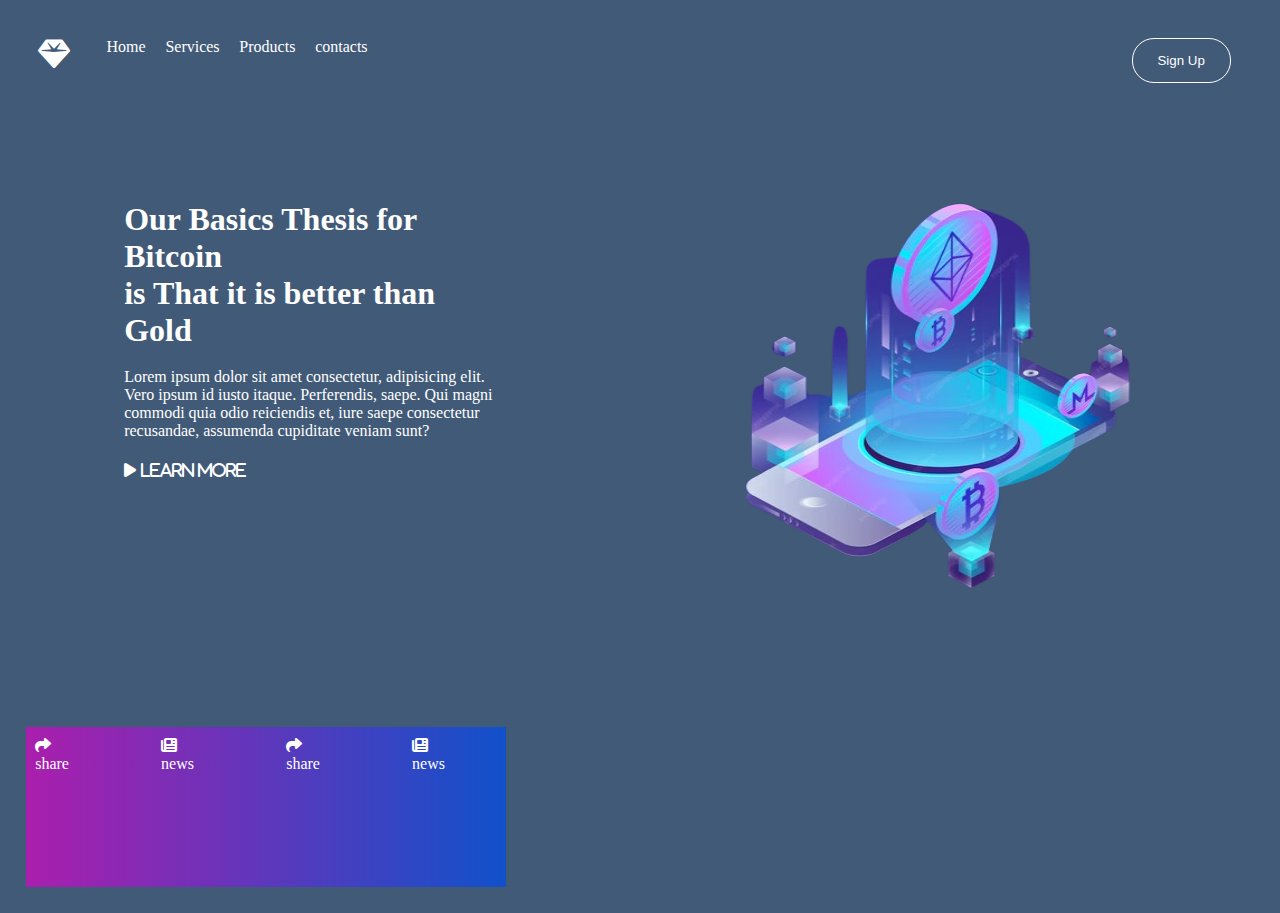
<file: page1/index.html>
<!DOCTYPE html>
<html lang="en">

<head>
    <meta charset="UTF-8">
    <meta name="viewport" content="width=device-width, initial-scale=1.0">
    <title>page1</title>
    <link rel="stylesheet" href="https://cdnjs.cloudflare.com/ajax/libs/font-awesome/6.7.2/css/all.min.css"
        integrity="sha512-Evv84Mr4kqVGRNSgIGL/F/aIDqQb7xQ2vcrdIwxfjThSH8CSR7PBEakCr51Ck+w+/U6swU2Im1vVX0SVk9ABhg=="
        crossorigin="anonymous" referrerpolicy="no-referrer" />
    <link rel="stylesheet" href="style.css">
</head>

<body>
    <div class="navbar">
        <div class="diamondIcon">
            <i id="icon" class="fas fa-gem"></i>
        </div>
        <div class="navList">
            <ul>Home</ul>
            <ul>Services</ul>
            <ul>Products</ul>
            <ul>contacts</ul>
        </div>
        <div class="signup">
            <button id="btn">Sign Up</button>
        </div>
    </div>

    <div class="center">
        <div class="center-container">
            <div class="heading">
                <h1>Our Basics Thesis for Bitcoin</h1>
                <h1>is That it is better than Gold</h1>
            </div>
            <div class="heading2">
                Lorem ipsum dolor sit amet consectetur, adipisicing elit. Vero ipsum id iusto itaque. Perferendis,
                saepe.
                Qui magni commodi quia odio reiciendis et, iure saepe consectetur recusandae, assumenda cupiditate
                veniam
                sunt?
            </div>
            <div class="learnMore">
            </div>
            <div>
                <i class="fas fa-play"> Learn More</i>
            </div>
        </div>

        <div class="centerimg">
          <img src="image-removebg-preview.png" alt="">
        </div>
    </div>
    <div class="footer">
        <div class="leftpart">
            <div class="icon1">
                <i class="fas fa-share"></i>
                <p>share</p>
            </div>
            <div class="icon2">
                <i class="fas fa-light fa-newspaper"></i>
                <p>news</p>
            </div>
            <div class="icon1">
                <i class="fas fa-share"></i>
                <p>share</p>
            </div>
            <div class="icon2">
                <i class="fas fa-light fa-newspaper"></i>
                <p>news</p>
            </div>
            <!-- <div class="icon3"></div>
            <div class="icon4"></div> -->
        </div>
        <div class="righticon">
        <ul><i class="fas fa-brands fa-facebook"></i></ul>
        <ul><i class="fas fa-brands fa-twitter"></i></ul>
        <ul><i class="fas fa-brands fa-linkedin"></i></ul>
        <ul><i class="fas fa-brands fa-instagram"></i></ul>
        </div>
    </div>

</body>

</html>
</file>
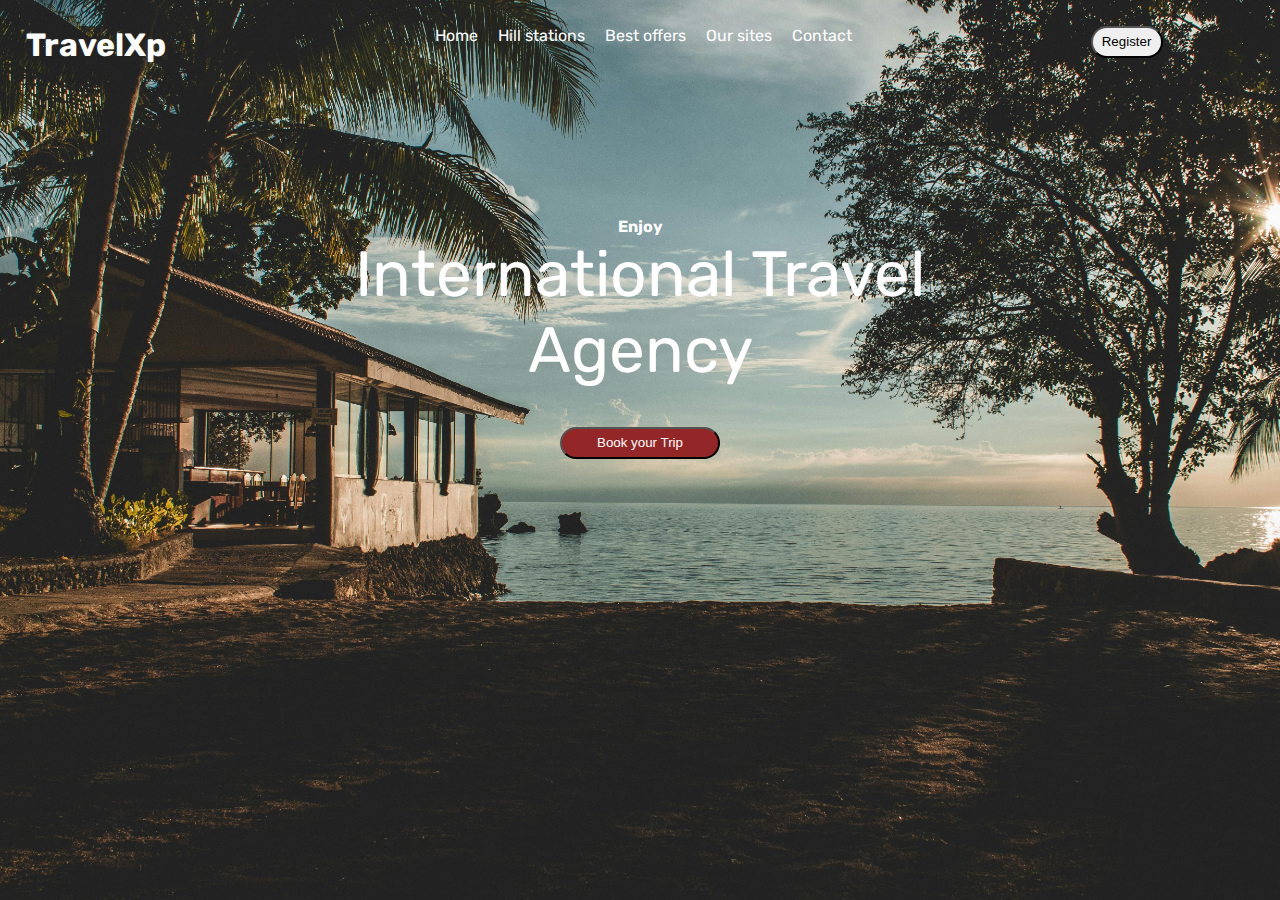
<file: page10/index.html>
<!DOCTYPE html>
<html lang="en">

<head>
    <meta charset="UTF-8">
    <meta name="viewport" content="width=device-width, initial-scale=1.0">
    <title>page10</title>
    <link rel="stylesheet" href="style.css">
    <link rel="preconnect" href="https://fonts.googleapis.com">
    <link rel="preconnect" href="https://fonts.gstatic.com" crossorigin>
    <link
        href="https://fonts.googleapis.com/css2?family=Montserrat:ital,wght@0,100..900;1,100..900&family=Rubik:ital,wght@0,300..900;1,300..900&display=swap"
        rel="stylesheet">
</head>

<body>
    <div class="mainbox">
        <div class="navbar">
            <div class="logo">
                <h1>TravelXp</h1>
            </div>
            <div class="navlist">
                <ul>Home</ul>
                <ul>Hill stations</ul>
                <ul>Best offers</ul>
                <ul>Our sites</ul>
                <ul>Contact</ul>
            </div>
            <div class="Register">
                <button>Register</button>
            </div>
        </div>
        <div class="center">
            <h1>Enjoy</h1>
            <p>International Travel <br>Agency</p>
            <button>Book your Trip</button>
        </div>
    </div>


</body>

</html>
</file>
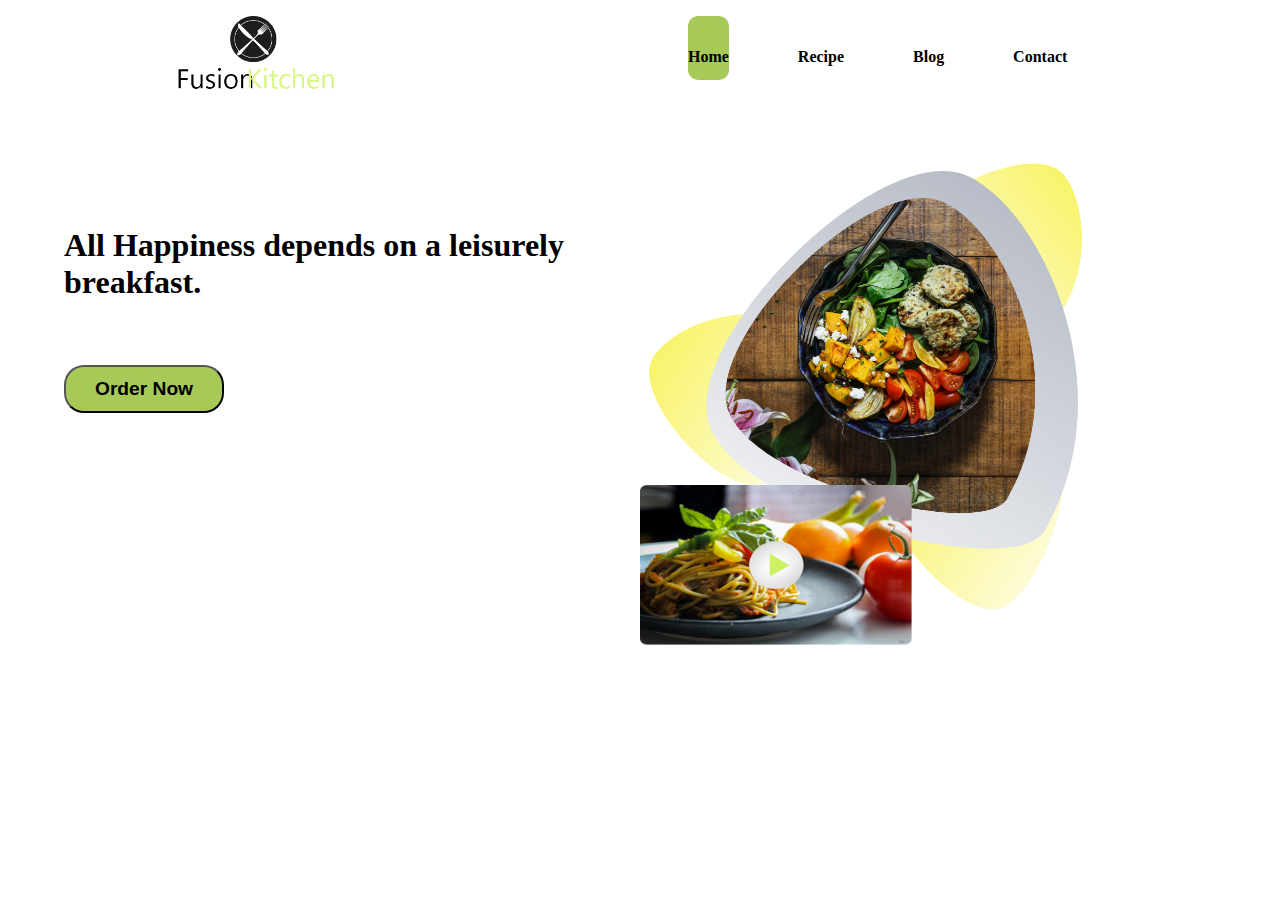
<file: page2/index.html>
<!DOCTYPE html>
<html lang="en">

<head>
    <meta charset="UTF-8">
    <meta name="viewport" content="width=device-width, initial-scale=1.0">
    <title>page2</title>
    <link rel="stylesheet" href="https://cdnjs.cloudflare.com/ajax/libs/font-awesome/6.0.0-beta3/css/all.min.css">
    <link rel="stylesheet" href="style.css">
</head>

<body>
    <div class="navbar">
        <div class="logo">
            <img src="logo.png" alt="">
        </div>
        <div class="navlist">
            <div class="homecolor">
                <ul id="home">Home</ul>
            </div>
            <ul>Recipe</ul>
            <ul>Blog</ul>
            <ul>Contact</ul>
        </div>
        <div class="menu">
            <i id="menus" class="fa-solid fa-bars"></i>
        </div>
    </div>
    <div class="center">
        <div class="leftpart">
            <div class="heading">
                <p>All Happiness depends on a
                    leisurely breakfast.
                </p>
            </div>
            <div class="btn">
                <button class="innerbtn">
                    Order Now
                </button>
            </div>
        </div>
        <div class="rightpart">
            <div class="img1">
                <img src="pic1.png" alt="">
            </div>
            <div class="img2">
                <img src="pic2.png" alt="">
            </div>
        </div>
    </div>
</body>

</html>
</file>
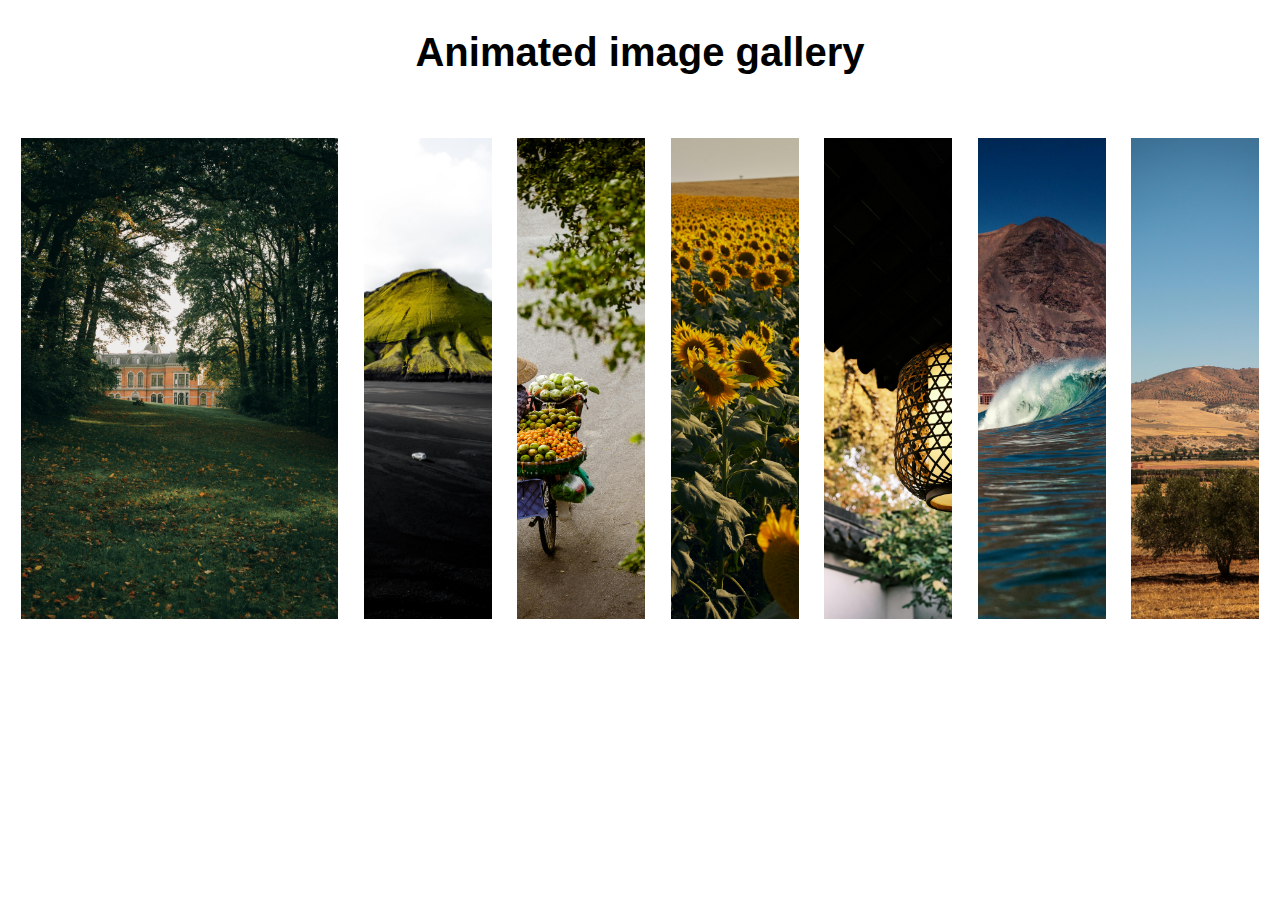
<file: page3/index.html>
<!DOCTYPE html>
<html lang="en">
<head>
    <meta charset="UTF-8">
    <meta name="viewport" content="width=device-width, initial-scale=1.0">
    <link rel="stylesheet" href="style.css">
    <title>page3</title>
</head>
<body>
    <h1>Animated image gallery</h1>
    <div class="gallery">
        <div class="image-box active">
            <img src="img1.jpg" alt="">
        </div>
        <div class="image-box">
            <img src="img2.jpg" alt="">
        </div>
        <div class="image-box">
            <img src="img3.jpg" alt="">
        </div>
        <div class="image-box">
            <img src="img4.jpg" alt="">
        </div>
        <div class="image-box">
            <img src="img5.jpg" alt="">
        </div>
        <div class="image-box">
            <img src="img6.jpg" alt="">
        </div>
        <div class="image-box">
            <img src="img7.jpg" alt="">
        </div>



    </div>
    
</body>
</html>
</file>
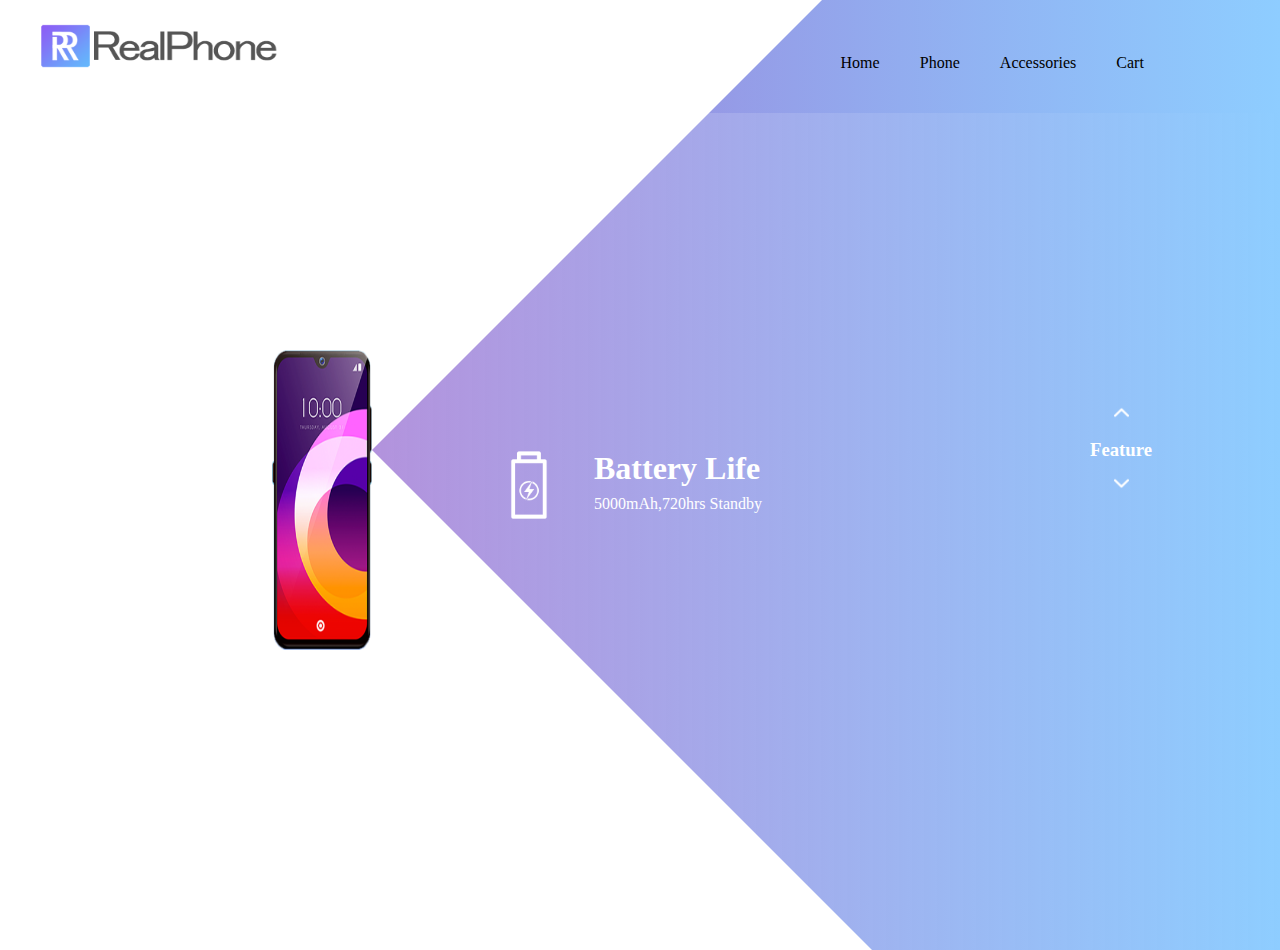
<file: page4/index.html>
<!DOCTYPE html>
<html lang="en">

<head>
    <meta charset="UTF-8">
    <meta name="viewport" content="width=device-width, initial-scale=1.0">
    <title>page4</title>
    <link rel="stylesheet" href="style.css">
</head>

<body>
    <div class="navbar">
        <div class="logo">
            <img src="logo.png" alt="">
        </div>
        <div class="navlist">
            <ul>Home</ul>
            <ul>Phone</ul>
            <ul>Accessories</ul>
            <ul>Cart</ul>
        </div>
        <div class="info">
            <div class="overlay">

            </div>
            <div class="phone">
                <img src="mobile.png" class="mobile" alt="">
            </div>
            <div class="circle">
                <div class="feature one">
                    <img src="battery.png" alt="">
                    <div>
                        <h1 class="h1">Battery Life</h1>
                        <p  class="h1">5000mAh,720hrs Standby</p>
                    </div>
                </div>
                <div class="feature two">
                    <img src="processor.png" alt="">
                    <div >
                        <h1 class="h2">Processor</h1>
                        <p class="h2">SnapDragon AmG4056</p>
                    </div>
                </div>
                <div class="feature three">
                    <img src="display.png" alt="">
                    <div class="h3">
                        <h1>Display</h1>
                        <p>Amoled 14.5inch</p>
                    </div>
                </div>
                <div class="feature four">
                    <img src="camera.png" alt="">
                    <div class="h4">
                        <h1>Camera</h1>
                        <p>50Px DualCam</p>
                    </div>
                </div>
            </div>
        </div>
        <div class="controls">
            <img src="arrow.png" alt="" id="Upbtn">
            <h3>Feature</h3>
            <img src="arrow.png" alt="" id="downbtn">

        </div>
    </div>


    <script>
        let up = document.getElementById("Upbtn");
        let down = document.getElementById("downbtn")
        const circle=document.querySelector(".circle");

        let rotateVal=circle.style.transform;
        let rotatesum;
        up.addEventListener('click',()=>{
            rotatesum=rotateVal + "rotate(-90deg)";
            circle.style.transform=rotatesum;
            rotateVal=rotatesum;

        })
        down.addEventListener('click',()=>{
            rotatesum=rotateVal + "rotate(90deg)";
            circle.style.transform=rotatesum;
            rotateVal=rotatesum;

        })



    </script>
</body>

</html>
</file>
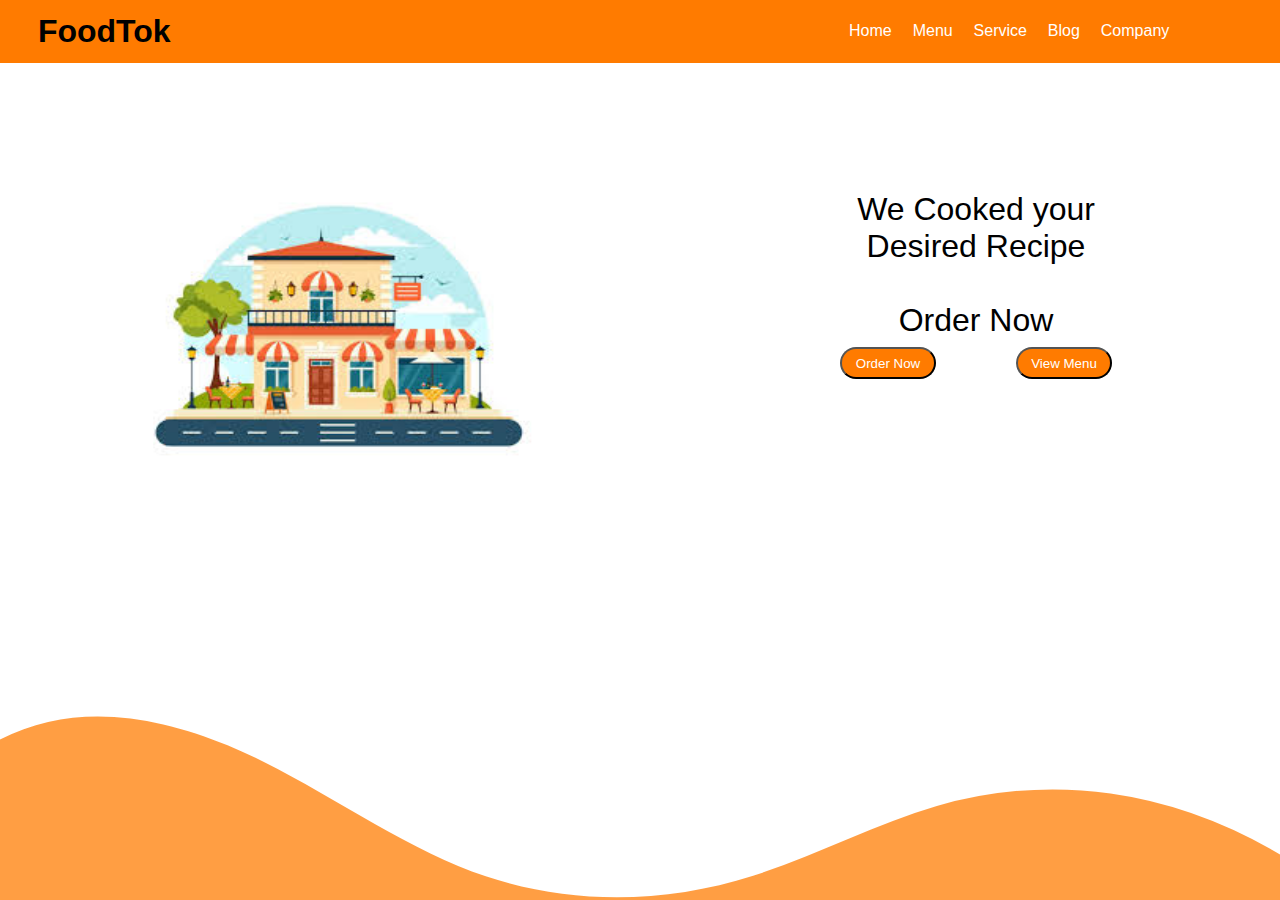
<file: page5/index.html>
<!DOCTYPE html>
<html lang="en">

<head>
    <meta charset="UTF-8">
    <meta name="viewport" content="width=device-width, initial-scale=1.0">
    <title>page5</title>
    <link rel="stylesheet" href="style.css">
</head>

<body>
    <div class="navbar">
        <div class="logo">
            <h1>FoodTok</h1>
        </div>
        <div class="navlist">
            <a class="navlinks" href="home">Home</a>
            <a class="navlinks" href="Menu">Menu</a>
            <a class="navlinks" href="Service">Service</a>
            <a class="navlinks" href="Blog">Blog</a>
            <a class="navlinks" href="Company">Company</a>
        </div>
    </div>
    <div class="center">
        <div class="leftpart">
            <img src="download.jpeg" alt="">
        </div>
        <div class="rightpart">
            <p>We Cooked your Desired Recipe</p><br>
            <p>Order Now</p>
            <div class="btnwale">
                <div class="btnpart">
                    <button id="order">Order Now</button>
                </div>
                <div class="btnpart2">
                    <button id="order">View Menu</button>
                </div>
            </div>
            <div class="custom-shape-divider-bottom-1736186069">
                <svg data-name="Layer 1" xmlns="http://www.w3.org/2000/svg" viewBox="0 0 1200 120" preserveAspectRatio="none">
                    <path d="M321.39,56.44c58-10.79,114.16-30.13,172-41.86,82.39-16.72,168.19-17.73,250.45-.39C823.78,31,906.67,72,985.66,92.83c70.05,18.48,146.53,26.09,214.34,3V0H0V27.35A600.21,600.21,0,0,0,321.39,56.44Z" class="shape-fill"></path>
                </svg>
            </div>
        </div>
        

    </div>



</body>

</html>
</file>
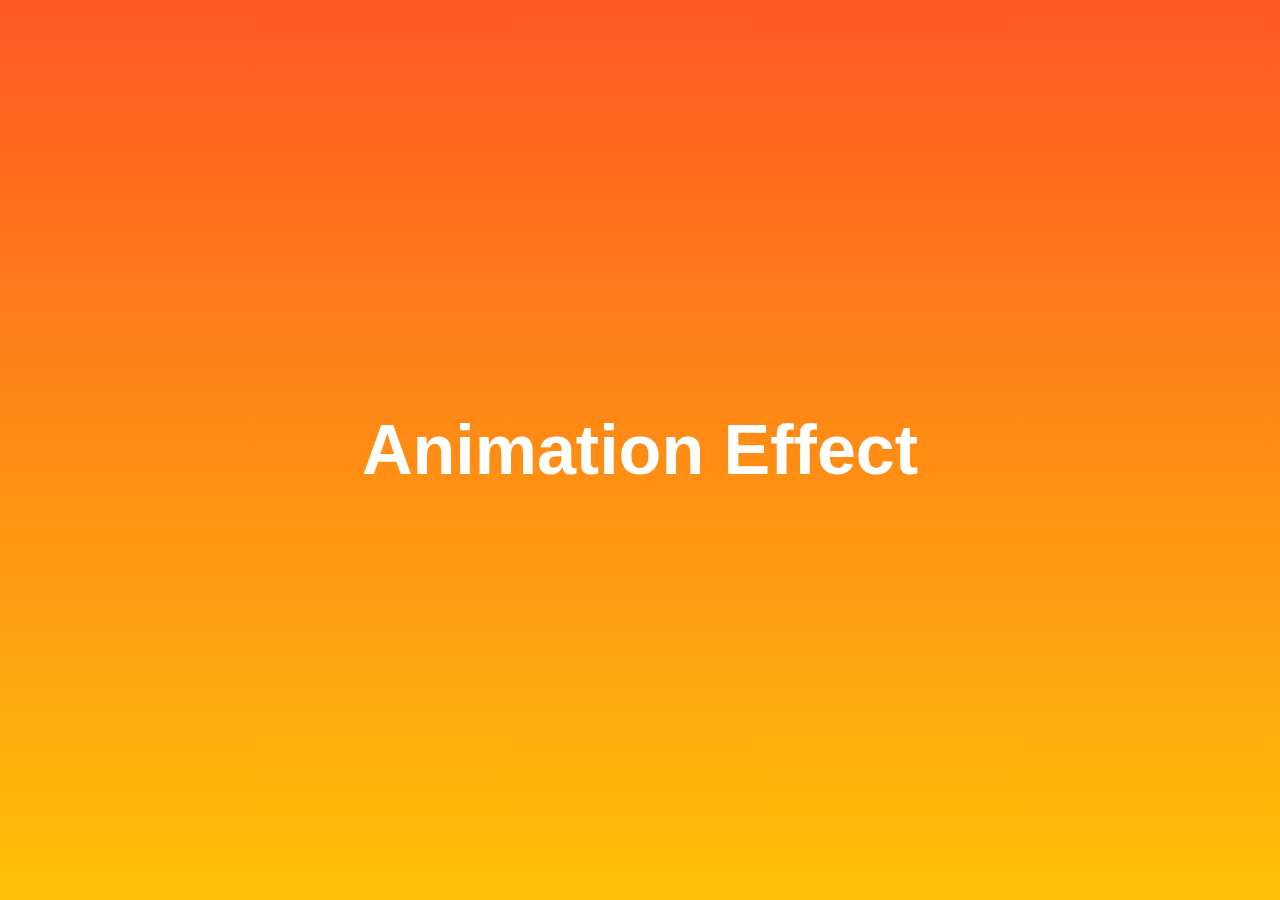
<file: page6/index.html>
<!DOCTYPE html>
<html lang="en">
<head>
    <meta charset="UTF-8">
    <meta name="viewport" content="width=device-width, initial-scale=1.0">
    <title>page6</title>
    <link rel="stylesheet" href="style.css">
</head>
<body>
    <div class="welcome">
        <h1>Animation Effect</h1>
    </div>
    <div class="square">
        <ul>
            <li></li>
            <li></li>
            <li></li>
            <li></li>
            <li></li>
        </ul>
    </div>
    <div class="circle">
        <ul>
            <li></li>
            <li></li>
            <li></li>
            <li></li>
            <li></li>
        </ul>
    </div>
    
</body>
</html>
</file>
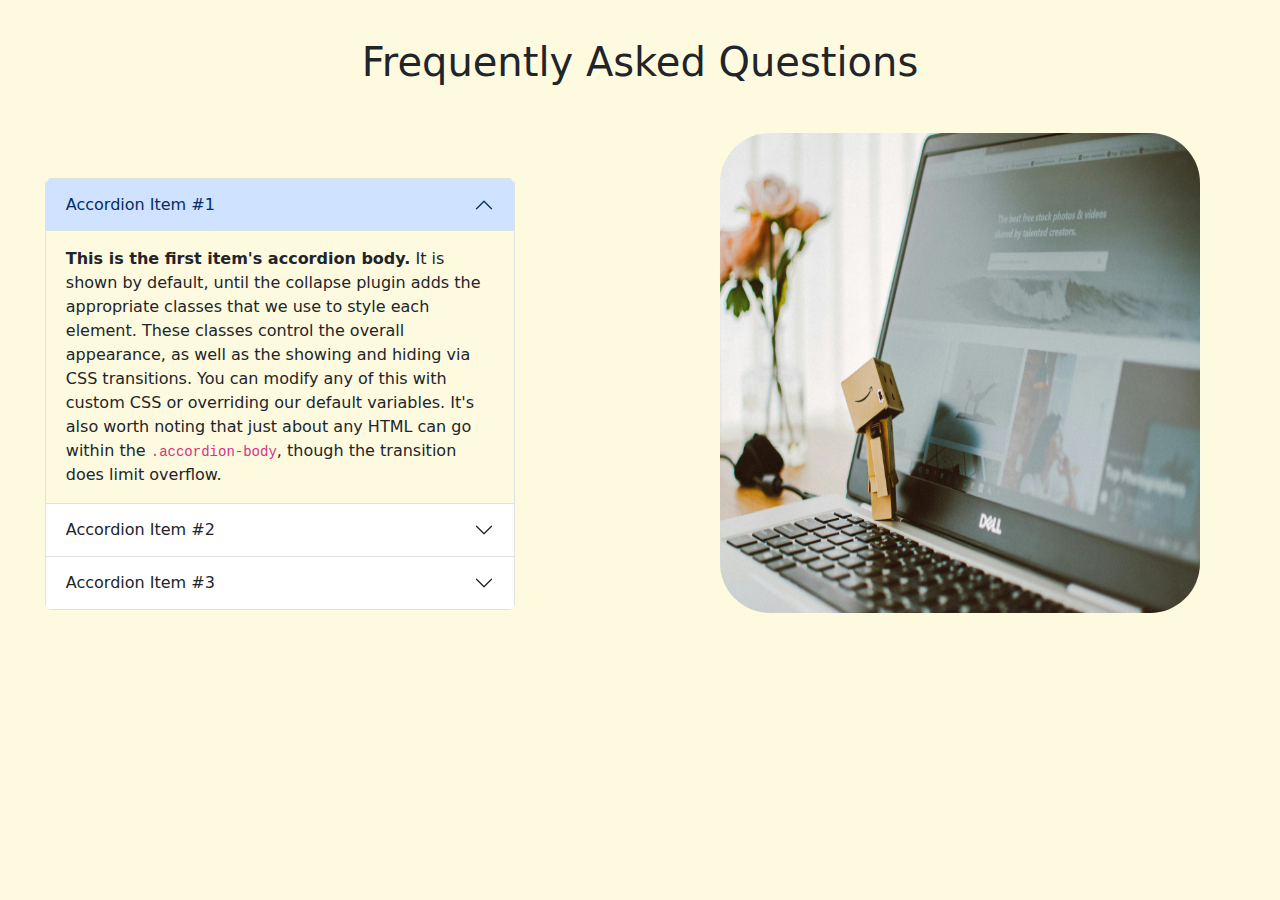
<file: page7/index.html>
<!DOCTYPE html>
<html lang="en">

<head>
    <meta charset="UTF-8">
    <meta name="viewport" content="width=device-width, initial-scale=1.0">
    <title>page7</title>
    <link rel="stylesheet" href="style.css">
    <link href="https://cdn.jsdelivr.net/npm/bootstrap@5.3.3/dist/css/bootstrap.min.css" rel="stylesheet"
        integrity="sha384-QWTKZyjpPEjISv5WaRU9OFeRpok6YctnYmDr5pNlyT2bRjXh0JMhjY6hW+ALEwIH" crossorigin="anonymous">
    <script src="https://cdn.jsdelivr.net/npm/bootstrap@5.3.3/dist/js/bootstrap.bundle.min.js"
        integrity="sha384-YvpcrYf0tY3lHB60NNkmXc5s9fDVZLESaAA55NDzOxhy9GkcIdslK1eN7N6jIeHz"
        crossorigin="anonymous"></script>
</head>
<body>
    <div class="heading">
        <h1>Frequently Asked Questions</h1>
    </div>
    <div class="center">
        <div class="leftpart">
            <div class="accordion" id="accordionExample">
                <div class="accordion-item">
                    <h2 class="accordion-header" id="headingOne">
                        <button class="accordion-button" type="button" data-bs-toggle="collapse"
                            data-bs-target="#collapseOne" aria-expanded="true" aria-controls="collapseOne">
                            Accordion Item #1
                        </button>
                    </h2>
                    <div id="collapseOne" class="accordion-collapse collapse show" aria-labelledby="headingOne"
                        data-bs-parent="#accordionExample">
                        <div class="accordion-body">
                            <strong>This is the first item's accordion body.</strong> It is shown by default, until the
                            collapse plugin adds the appropriate classes that we use to style each element. These
                            classes control the overall appearance, as well as the showing and hiding via CSS
                            transitions. You can modify any of this with custom CSS or overriding our default variables.
                            It's also worth noting that just about any HTML can go within the
                            <code>.accordion-body</code>, though the transition does limit overflow.
                        </div>
                    </div>
                </div>
                <div class="accordion-item">
                    <h2 class="accordion-header" id="headingTwo">
                        <button class="accordion-button collapsed" type="button" data-bs-toggle="collapse"
                            data-bs-target="#collapseTwo" aria-expanded="false" aria-controls="collapseTwo">
                            Accordion Item #2
                        </button>
                    </h2>
                    <div id="collapseTwo" class="accordion-collapse collapse" aria-labelledby="headingTwo"
                        data-bs-parent="#accordionExample">
                        <div class="accordion-body">
                            <strong>This is the second item's accordion body.</strong> It is hidden by default, until
                            the collapse plugin adds the appropriate classes that we use to style each element. These
                            classes control the overall appearance, as well as the showing and hiding via CSS
                            transitions. You can modify any of this with custom CSS or overriding our default variables.
                            It's also worth noting that just about any HTML can go within the
                            <code>.accordion-body</code>, though the transition does limit overflow.
                        </div>
                    </div>
                </div>
                <div class="accordion-item">
                    <h2 class="accordion-header" id="headingThree">
                        <button class="accordion-button collapsed" type="button" data-bs-toggle="collapse"
                            data-bs-target="#collapseThree" aria-expanded="false" aria-controls="collapseThree">
                            Accordion Item #3
                        </button>
                    </h2>
                    <div id="collapseThree" class="accordion-collapse collapse" aria-labelledby="headingThree"
                        data-bs-parent="#accordionExample">
                        <div class="accordion-body">
                            <strong>This is the third item's accordion body.</strong> It is hidden by default, until the
                            collapse plugin adds the appropriate classes that we use to style each element. These
                            classes control the overall appearance, as well as the showing and hiding via CSS
                            transitions. You can modify any of this with custom CSS or overriding our default variables.
                            It's also worth noting that just about any HTML can go within the
                            <code>.accordion-body</code>, though the transition does limit overflow.
                        </div>
                    </div>
                </div>
            </div>
        </div>
        <div class="rightpart">
            <img src="pexels-fotios-photos-2363482.jpg" alt="">
        </div>
    </div>
</body>

</html>
</file>
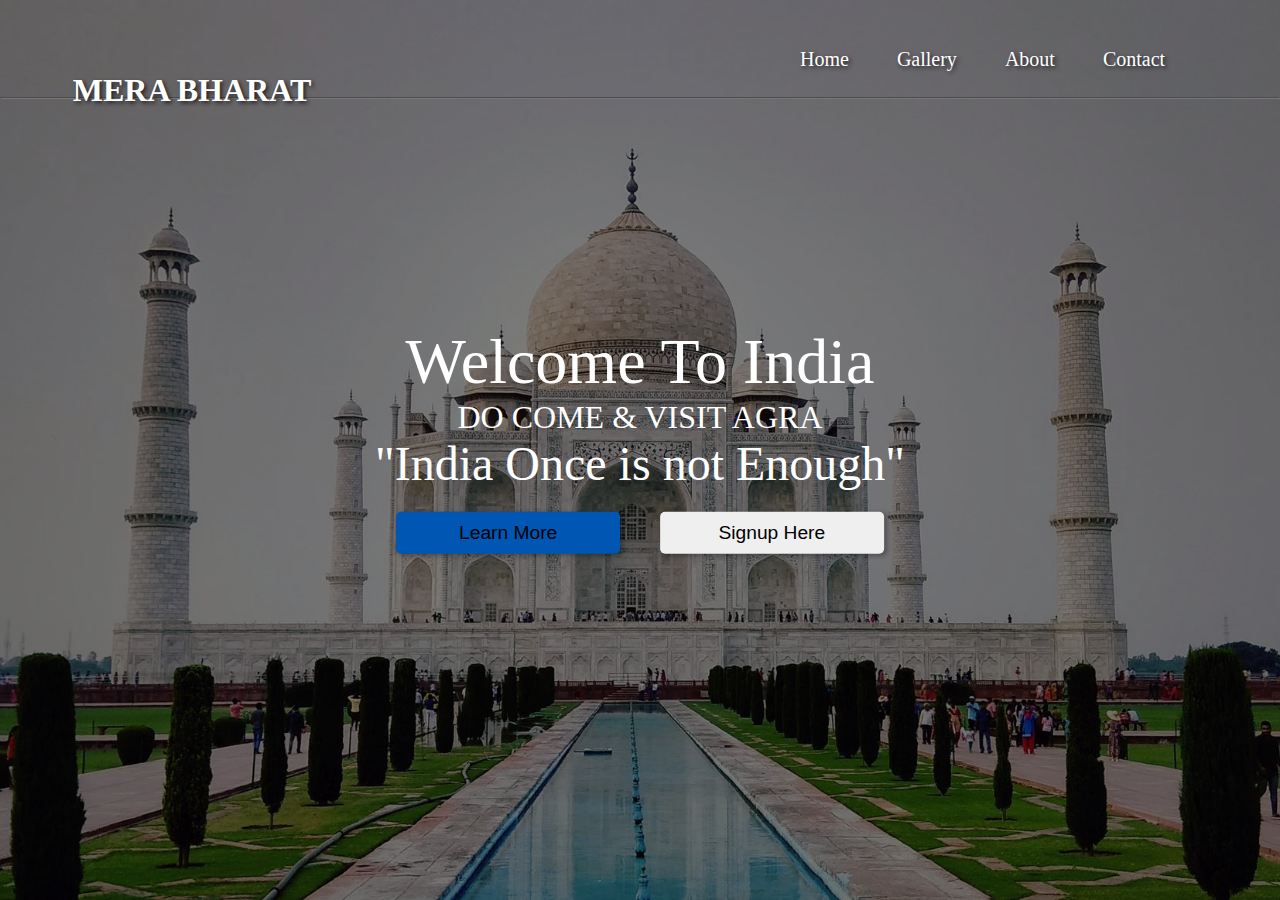
<file: page8/index.html>
<!DOCTYPE html>
<html lang="en">

<head>
    <meta charset="UTF-8">
    <meta name="viewport" content="width=device-width, initial-scale=1.0">
    <title>page8</title>
    <link rel="stylesheet" href="style.css">
</head>

<body>
    <div class="mainpage">
        <div class="navbar">
            <div class="leftnav">
                <h1>MERA BHARAT</h1>
            </div>
            <div class="rightnav">
                <ul>Home</ul>
                <ul>Gallery</ul>
                <ul>About</ul>
                <ul>Contact</ul>
            </div>
        </div>
        <hr class="hr">
        <div class="center">
            <p id="ho">Welcome To India</p>
            <p id="hoo">DO COME & VISIT AGRA</p>
            <p id="hooo">"India Once is not Enough"</p>
            <div class="btns">
                <button id="btn1">Learn More</button>
                <button id="btn">Signup Here</button>
            </div>

        </div>

    </div>


</body>

</html>
</file>
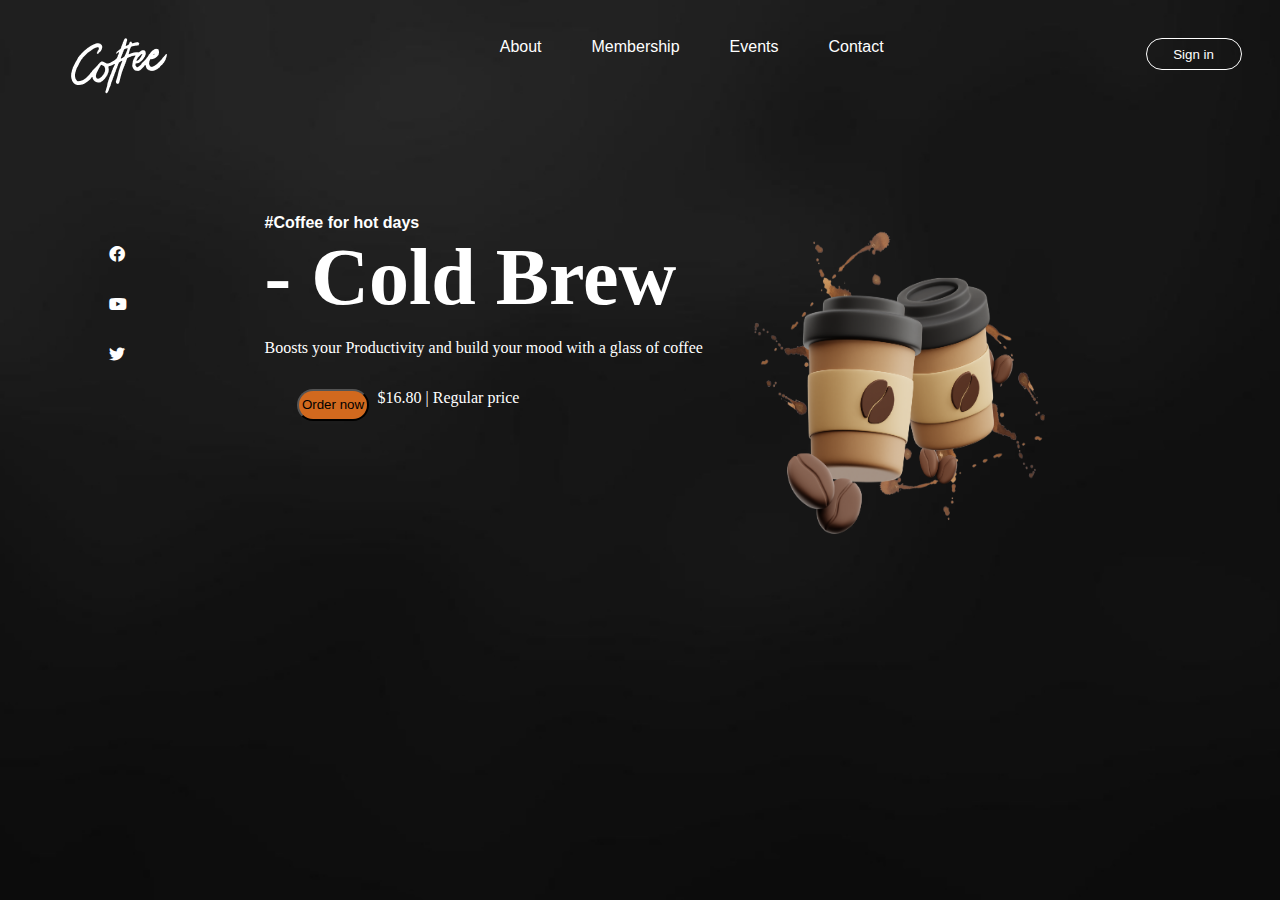
<file: page9/index.html>
<!DOCTYPE html>
<html lang="en">

<head>
    <meta charset="UTF-8">
    <meta name="viewport" content="width=device-width, initial-scale=1.0">
    <title>page9</title>
    <link rel="stylesheet" href="style.css">
    <link rel="stylesheet" href="https://cdnjs.cloudflare.com/ajax/libs/font-awesome/6.0.0/css/all.min.css">
</head>

<body>
    <div class="mainbg">
        <div class="navbar">
            <div class="logo">
                <img src="logo.png" alt="">
            </div>
            <div class="navlist">
                <ul>About</ul>
                <ul>Membership</ul>
                <ul>Events</ul>
                <ul>Contact</ul>
            </div>
            <div class="signin">
                <button>Sign in</button>
            </div>
        </div>

        <div class="center">
            <div class="icons">
                <ul><i class="fa-brands fa-facebook"></i></ul>
                <ul><i class="fa-brands fa-youtube"></i></ul>
                <ul><i class="fa-brands fa-twitter"></i></ul>
            </div>
            <div class="lines">
                <h1>#Coffee for hot days</h1>
                <div class="lines2">
                    <p id="cold">- Cold Brew</p>
                    <p id="boost">Boosts your Productivity and build your mood with a glass of coffee</p>
                    <div class="lines3">
                        <button>Order now</button>
                        <p>$16.80 | Regular price</p>
                    </div>
                </div>
            </div>
            <div class="coffee">
                <img src="hero.png" alt="">
            </div>
        </div>
    </div>


</body>

</html>
</file>
<file: page1/style.css>
*{
    margin: 0;
    padding: 0;
    box-sizing: border-box;
}
html,body{
    width: 100%;
    height: 100%;
    background-color: #415a77;
    color: white;
}
.navbar{
    width: 100%;
    height: 50px;
    padding: 3%;
    display: grid;
    grid-template-columns:0.1fr 9fr 1fr;
    column-gap: 3%;
}
#icon{
    font-size: 2rem;
}
.navList{
    display: flex;
    gap: 2%;
}
.navList ul:hover{
    color: rgb(22, 193, 193);
    cursor: pointer;
}
#btn{
    width: 11vh;
    height: 5vh;
    padding: 5px;
    border-radius: 22px;
    background-color: #415a77;
    color: white;
    border: 1px solid white;
}
#btn:hover {
    background-color: #1b263b; /* Darker shade for hover */
    cursor: pointer; /* Change cursor to pointer */
    box-shadow: 0 4px 8px rgba(0, 0, 0, 0.2); /* Add a subtle shadow */
}
#btn:active {
    background-color: #0d1b2a; /* Even darker shade for active state */
    transform: scale(0.98); /* Slightly shrink the button */
    box-shadow: 0 2px 4px rgba(0, 0, 0, 0.2); /* Reduce shadow for pressed effect */
}
.center{
    display: grid;
    grid-template-columns: repeat(2,1fr);
    column-gap: 3%;
}
.heading{
    margin-bottom: 5%;
}
.learnMore{
    padding: 3%;
}
.learnMore.fa-play{
  
}
.center-container{
    padding: 20%;
}
.centerimg img{
    width: 90%;
    height: 80%;
    margin-top: 10%;
    background: none;
 border-radius: 2px;
}
.footer{
    display: grid;
    grid-template-columns: repeat(2,1fr);
    padding: 2%;
    column-gap: 64%;
}
.leftpart{
    padding:2%;
    background: linear-gradient(to right, #ab1ead, #1051ca);
    color: white;
    width: 30rem;
    height: 10rem;
    display: flex;
    gap:20%;
}
</file>
<file: page10/style.css>
* {
    margin: 0;
    padding: 0;
    box-sizing: border-box;
}

html,
body {
    width: 100%;
    height: 100%;
    font-family: "Rubik", serif;
    font-optical-sizing: auto;
}

.mainbox {
    background-image: url(pexels-muffin-2468773.jpg);
    background-size: cover;
    background-repeat: no-repeat;
    height: 100%;
    opacity: rgba(0, 0, 0, 0.767);
}

.navbar {
    display: grid;
    grid-template-columns: 5fr 8fr 2fr;
    color: white;
    padding: 2%;
}

.navlist {
    display: flex;
    gap: 20px;
}
.Register button{
    width: 4.5rem;
    height: 2rem;
    border-radius: 20px;
    /* background-color: transparent; */
    /* color: white; */
    cursor: pointer;
}
.Register button:hover{
    background-color: grey;
}
.center{
    text-align: center;
    margin-top: 10%;
}
.center h1{
    font-size: 1rem;
    color: white;
}
.center p{
    font-size: 4rem;
    color: white;
    font-weight: 400;
}
.center button{
    margin-top: 3%;
    width: 10rem;
    height: 2rem;
    background-color: rgb(147, 39, 39);
    color: white;
    border-radius:20px;
}
.center button:hover{
    cursor: pointer;
    background-color: brown;
}
</file>
<file: page2/style.css>
* {
    padding: 0;
    margin: 0;
    box-sizing: border-box;
}

html,
body {
    width: 100%;
    height: 100%;
    background-color: white;
}

.navbar {
    padding: 3rem;
    display: grid;
    grid-template-columns: repeat(3, 1fr);
    column-gap: 30rem;
}

.logo img {
    width: 10rem;
    margin-left: 80%;
    margin-top: -2rem;
}

.navlist {
    display: flex;
    gap: 40%;
    font-weight: bold;
}
.homecolor{
    background-color: #a7c957;
    margin-top: -2rem;
    padding-top: 2rem;
    height: 4rem;
    border-radius: 10px;

}

#menus {
    font-size: 2rem;
}
.center{
    display: grid;
    grid-template-columns: repeat(2,1fr);
}
.heading{
    font-size: 2rem;
    margin-top: 5rem;
    font-weight: bold;
    /* padding: 5rem; */
    margin-left: 4rem;
}
.innerbtn{
    background-color: #a7c957;
    margin-left: 4rem;
    width: 10rem;
    height: 3rem;
    font-weight: bold;
    font-size: larger;
    margin-top: 4rem;
    border-radius: 20px;
}
.img1 img{
    width: 30rem;
    height: 30rem;
}
.img2 img{
    width: 17rem;
    height: 10rem;
    margin-top: -20rem;
}
</file>
<file: page3/style.css>
h1{
    text-align: center;
    margin-top: 30px;
    font-size: 40px;
    font-family: sans-serif;
}
.gallery{
  height: 80%;
  width: 100%;
  display: flex;
  margin: 5% auto 0;
  box-sizing: border-box;
}
.image-box{
    margin: 0 1%;
    flex-grow: 1;
    flex-basis: 0;
    transition: .5s;
}
.image-box img{
    width: 100%;
    height: 100%;
    object-fit: cover;
    transition: .5s;

}
.image-box:hover{
    flex-basis: 15%;
}
.active{
    flex-basis: 15%;
}
.gallery:hover .active{
 flex-basis: 0;
}
.image-box:nth-child(1):hover{
    flex-basis: 15%;
}
</file>
<file: page4/style.css>
* {
    margin: 0;
    padding: 0;
    box-sizing: border-box;
}

html,
body {
    width: 100%;
    /* height: 100%;/ */
    background: linear-gradient(to right, #9b27b09c, #8ecdff);
}

.navbar {
    display: grid;
    grid-template-columns: 2fr 1fr;
    padding: 3%;
}

.navlist {
    display: flex;
    gap: 10%;
    margin-top: 1rem;
}

.logo {
    margin-top: -1rem;
    z-index: 1;
    /* Add this line */
    position: relative;
    /* Add this line */
}

.logo img {
    width: 15rem;
    height: 3rem;
}

.phone img {
    margin-top: 20%;
    margin-left: 30%;
    height: 30%;
    /* box-shadow: 5px 5px 10px rgba(0, 0, 0, 0.5); */
}

.info {
    width: 1000px;
    height: 1000px;
    position: absolute;
    top: 50%;
    left: -10%;
    transform: translateY(-50%);
}

.circle {
    width: 900px;
    height: 900px;
    /* padding: 10%; */
    position: absolute;
    top: 5%;
    /* bottom: -10%; */
    left: 4%;
    border-radius: 50%;
    transform: rotate(0deg);
    transition: 1s;
}
  

.feature img {
    width: 70px;
}

.feature {
    position: absolute;
    display: flex;
    color: #fff;
}

.feature div {
    margin-left: 30px;
}

.feature p {
    margin-top: 8px;
}

.one {
    top: 450px;
    right: 50px
}

.two {
    top: 250px;
    left: 250px;
    transform: rotate(-90deg);
}

.three {
    bottom: 350px;
    left: 50px;
    transform: rotate(-180deg);
}

.four {
    bottom: 80px;
    right: 400px;
    transform: rotate(-270deg);
}

.phone img {
    height: 30%;
}

.mobile {
    width: 100px;
    /* height: 10px; */
    position: absolute;
    top: 50%;
    /* Center vertically */
    left: 50%;
    /* Center horizontally */
    transform: translate(-400%, -100%);
    /* Adjust for perfect centering */
    z-index: 1;
}

.mobile img {
    height: 150px;
    /* Adjust this value to your desired height */
    width: auto;
    /* Ensures the image scales proportionally */
}

.controls {
    position: absolute;
    right: 10%;
    top: 50%;
    transform: translateY(-50%);
    text-align: center;
}

.controls h3 {
    margin: 15px 0;
    color: #fff;
}

#Upbtn {
    width: 15px;
    cursor: pointer;
}

#downbtn {
    width: 15px;
    cursor: pointer;
    transform: rotate(180deg);
}

.overlay {
    width: 0;
    height: 0;
    border-top: 500px solid #fff;
    border-right: 500px solid transparent;
    border-left: 500px solid #fff;
    border-bottom: 500px solid #fff;
    position: absolute;
    left: 0;
    top: 0;


}
</file>
<file: page5/style.css>
*{
    margin: 0;
    padding: 0;
    box-sizing: border-box;
}
html,body{
    width: 100%;
    height: 100%;
    font-family: 'Segoe UI', Tahoma, Geneva, Verdana, sans-serif;
}
.navbar{
    display: grid;
    grid-template-columns: 4fr 2fr 0fr;
    padding: 1%;
    background-color: #ff7b00;
    padding: 1%;
}
.logo{
    margin-left: 3%;
}
.navlist{
    margin-top: 0.6rem;
   display: flex;
   gap: 5%;
   /* left: 10%; */
}
.navlinks:hover{
    color: black;
}
.navlinks{ 
    gap: 40%;
    text-decoration: none;
    color: white;
}
.center{
    display: grid;
    grid-template-columns: repeat(2,1fr);
    column-gap: 20rem;
    padding: 10%;
}
.leftpart img{
    width: 120%;
    height: 90%;
}
.rightpart{
    font-size:2rem;
    text-align: center;
}
.btnwale{
    display: grid;
    grid-template-columns: repeat(2,0.6fr);
}
#order{
    background-color: #ff7b00;
    width: 6rem;
    height: 2rem;
    border-radius: 20px;
    color: white;
}
#order:hover{
    background-color: #cf721b;
    transition: 0.5s;
}
.custom-shape-divider-bottom-1736186069 {
    position: absolute;
    bottom: 0;
    left: 0;
    width: 100%;
    overflow: hidden;
    line-height: 0;
    transform: rotate(180deg);
}

.custom-shape-divider-bottom-1736186069 svg {
    position: relative;
    display: block;
    width: calc(100% + 1.3px);
    height: 200px;
}

.custom-shape-divider-bottom-1736186069 .shape-fill {
    fill: #ff7b00bc;
}
</file>
<file: page6/style.css>
*{
    padding: 0;
    margin: 0;
}
.welcome{
   background: linear-gradient(#ff5722,#ffc107);
   position: relative;
   height: 100vh;
   overflow: hidden;   
   font-family: sans-serif;
}
h1{
    color: #fff;
    position: absolute;
    top: 50%;
    left: 50%;
    transform: translate(-50%,-50%);
    font-size: 70px;
    z-index: 1;
}
ul li{
    position: absolute;
    border: 1px solid #fff;
    width: 30px;
    height: 30px;
    list-style: none;
    opacity: 0;
}
.square li{
    top: 50vh;
    left: 45vw;
    animation: square 5s linear infinite;
}
.square li:nth-child(2){
    top: 80vh;
    left: 10vw;
    animation-delay: 2s;
}
.square li:nth-child(3){
    top: 80vh;
    left:85vw;
    animation-delay: 4s;
}
.square li:nth-child(4){
    top: 10vh;
    left:70vw;
    animation-delay: 6s;
}
.square li:nth-child(5){
    top: 10vh;
    left:10vw;
    animation-delay: 8s;
}
@keyframes square 
{
    0%
    {
        transform: scale(0) rotateY(0deg);
        opacity: 1;
    }
    100%
    {
        transform: scale(8) rotateY(1000deg);
        opacity: 0;
    }
    
}
.circle li{
    bottom: 0;
    left: 15vw;
    animation: circle 10s linear infinite;
}
.circle li:nth-child(2){
    left: 35vw;
    animation-delay: 2s;
}
.circle li:nth-child(3){
    left: 55vw;
    animation-delay: 4s;

}
.circle li:nth-child(4){
    left: 75vw;
    animation-delay: 6s;

}
.circle li:nth-child(4){
    left: 90vw;
    animation-delay: 8s;

}
@keyframes circle
{
    0%
    {
        transform: scale(0) rotate(0deg);
        opacity: 1;
        bottom: 0;
        border-radius: 0;
    }
    100%
    {
        transform: scale(8) rotateY(1000deg);
        opacity: 0;
        bottom: 90vh;
        border-radius: 50%;
    }
    
}
</file>
<file: page7/style.css>
*{
    margin: 0;
    padding: 0;
    box-sizing: border-box;
    background-color: #fefae0;
}

.heading {
    text-align: center;
    padding:3%;
}
.center{
    display: grid;
    grid-template-columns: repeat(2,1fr);
    column-gap: 10rem;
}
.leftpart{
    padding: 8%;
}
.rightpart img{
    width: 30rem;
    height: 30rem;
    overflow: hidden;
    border-radius: 50px;
}
</file>
<file: page8/style.css>
*{
    margin: 0;
    padding: 0;
    box-sizing: border-box;
}
html,body{
    width: 100%;
    height: 100%;
}
.mainpage {
    position: relative; /* Enable positioning for the overlay */
    width: 100%;
    height: 100vh;
    background-image: url(taj.jpg); /* Background image */
    background-size: cover;
    background-position: center;
    background-repeat: no-repeat;
}

.mainpage::before {
    content: '';
    position: absolute;
    top: 0;
    left: 0;
    width: 100%;
    height: 100%;
    background-color: rgba(0, 0, 0, 0.5); 
    z-index: 1; 
}

/* Style the heading */
.mainpage h1 {
    position: absolute;
    top: 10%;
    left: 15%;
    transform: translate(-50%, -50%);
    color: white;
    font-size: 2rem;
    text-shadow: 2px 2px 4px rgba(0, 0, 0, 0.7);
    z-index: 2;
}
.navbar{
    display: grid;
    grid-template-columns: repeat(2,1fr);
    gap: 20rem;
    text-shadow: 2px 2px 4px rgba(0, 0, 0, 0.7);
    
}
.rightnav{
   display: flex;
   gap: 10%;
   margin-top: 10%;
}
.rightnav ul{
    font-size: 20px;
    color: white;
    z-index: 2;
    text-shadow: 2px 2px 4px rgba(0, 0, 0, 0.7);
}
.rightnav ul:hover{
   color: aqua;
   cursor: pointer;
}
.hr{
    margin-top: 2%;
}
.center{
   position: absolute;
   top: 50%;
   left: 50%;
   transform: translate(-50%, -50%);
   z-index: 2;
}
#ho{
    text-align: center;
    font-size: 4rem;
    color: white;
}
#hoo{
    text-align: center;
    font-size: 2rem;
    top: 100%;
    left: 50%;
    color: white;
}
#hooo{
    text-align: center;
    font-size: 3rem;
    color: white;
}
#agra{
    text-align: center;
    font-size: 3rem;
    color: #0056b3;
}
.btns{
    display: grid;
    grid-template-columns: repeat(2,1fr);
    padding: 4%;
}
/* Style for the buttons */
.btns button {
    /* background-color: #007BFF; Blue background */
    color: black; /* White text */
    font-size: 1.2rem; /* Increase font size */
    padding: 10px 20px; /* Add padding for size */
    border: none; /* Remove border */
    border-radius: 5px; /* Rounded corners */
    cursor: pointer; /* Pointer cursor for interactivity */
    box-shadow: 2px 2px 5px rgba(0, 0, 0, 0.3); /* Add shadow */
    transition: background-color 0.3s ease; /* Smooth transition */
}

/* Button hover effect */
.btns button:hover {
    background-color: #0056b3; /* Darker blue on hover */
}

/* Additional styling for each button if needed */
#btn1 {
    margin-right: 20px; /* Add spacing between buttons */
    background-color: #0056b3;
}

#btn {
    margin-left: 20px;
}
</file>
<file: page9/style.css>
*{
    margin: 0;
    padding: 0;
    box-sizing: border-box;
}
html,body{
    width: 100%;
    height: 100%;
}
.mainbg{
    height: 100vh;
    width: 100%;
    background-image: url(bg.png);
    background-size: cover;
    background-repeat: no-repeat;

}
.navbar{
    display: grid;
    grid-template-columns: 1fr 1.4fr 0.2fr;
    padding: 3%;
}
.navlist {
    font-family: Arial, Helvetica, sans-serif;
    display:flex;
    color: white;
    gap: 50px;
}
.navlist ul:hover{
    color: grey;
    cursor: pointer;
}
.logo{
    margin-left: 7%;
}
.signin button{
    width: 6rem;
    height: 2rem;
    border-radius: 20px;
    background: none;
    color: #fff;
    border: 1px solid white;
}
.signin button:hover{
    background-color: grey;
}
.center{
    padding: 6%;
    display: grid;
    grid-template-columns: 0.4fr 1fr 1fr;
}
.icons ul{
    color: #fff;
    margin: 2rem;
}
.lines h1{
    font-size: 1rem;
    color:#fff;
    font-family: Arial, Helvetica, sans-serif;
}
/* .lines2 p{
    font-size: 2rem;
    color: #fff;
    font-weight: 900;
} */
 #cold{
    font-size: 5rem;
    color: #fff;
    font-weight: 900;
 }
 #boost{
    color: #fff;
    font-weight: 400;
    margin-top: 1rem;
 }
.lines3{
    display: grid;
    grid-template-columns: 1fr 4fr;
    padding: 2rem;
    color: white;
}
.lines3 button{
    width: 90%;
    height: 2rem;
    border-radius: 20px;
    background-color: chocolate;
}

.coffee img{
  width: 20rem;
  height: 20rem;
}
</file>
